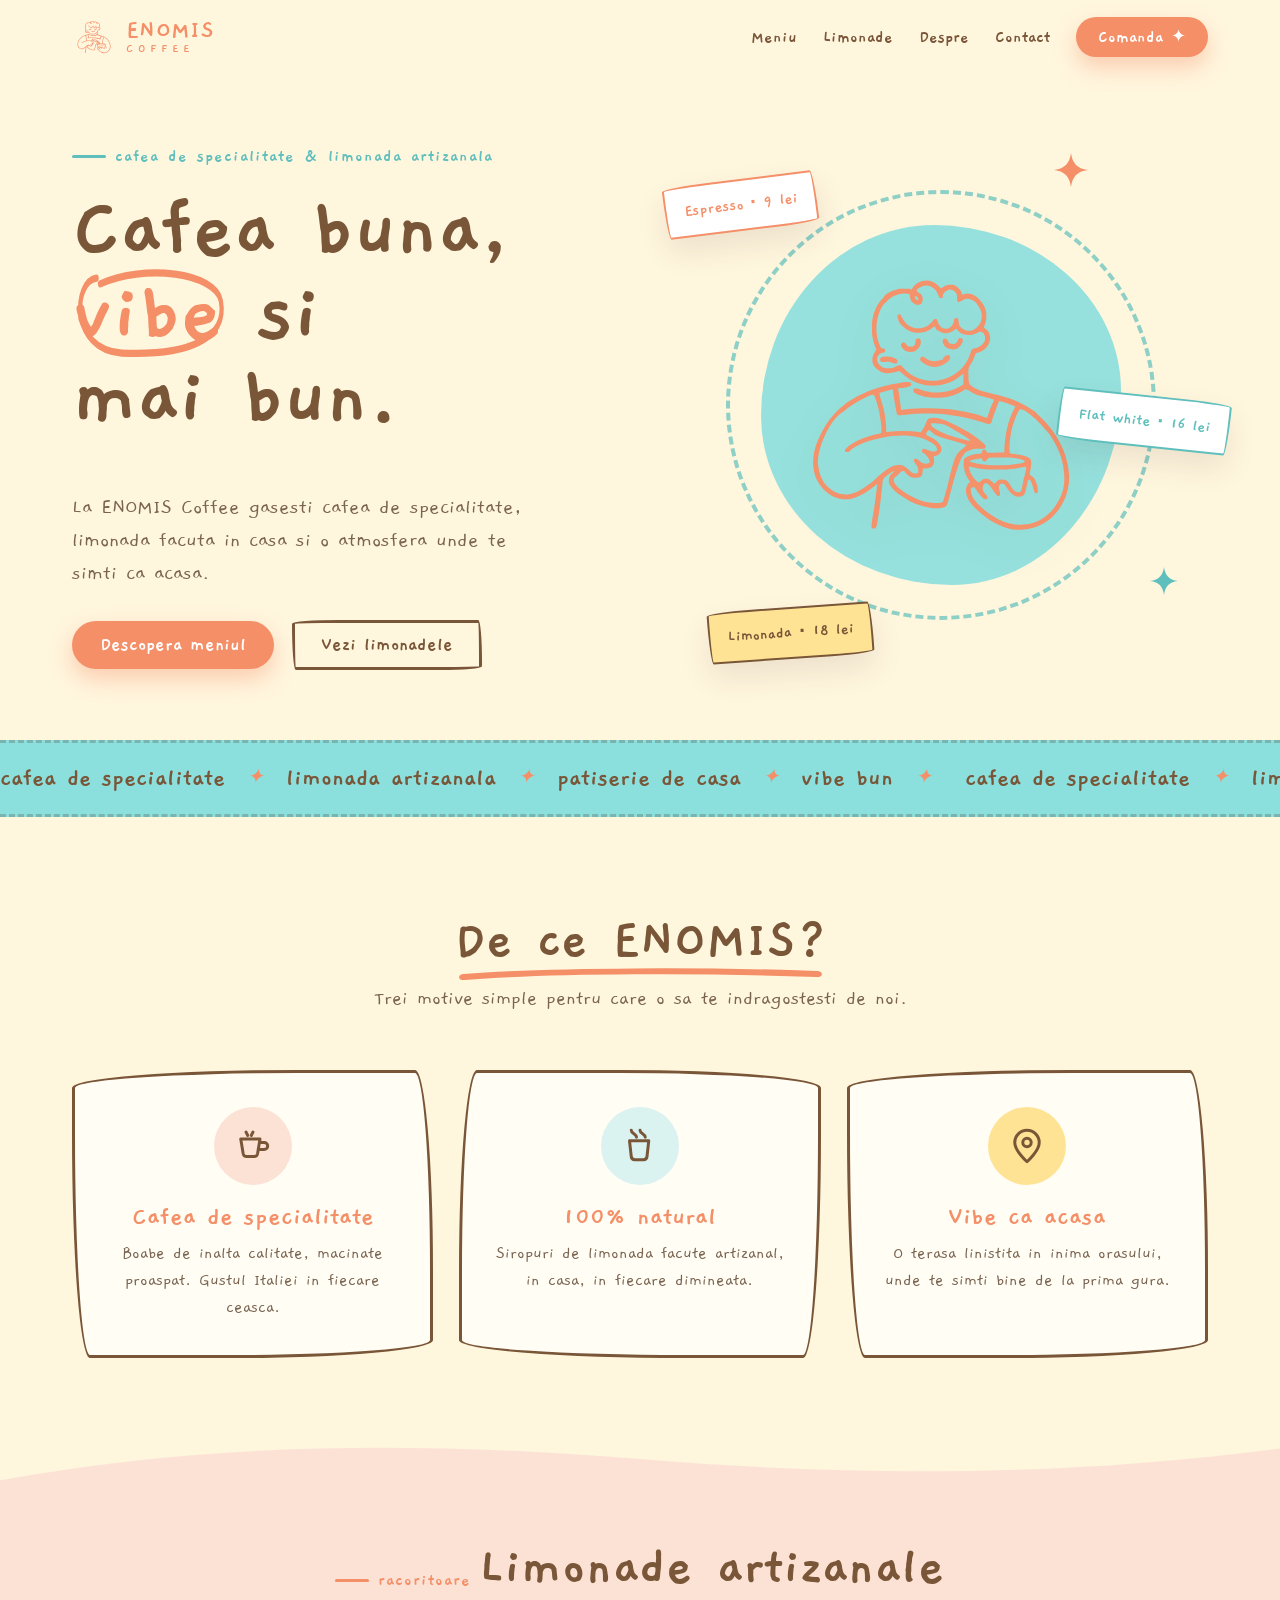
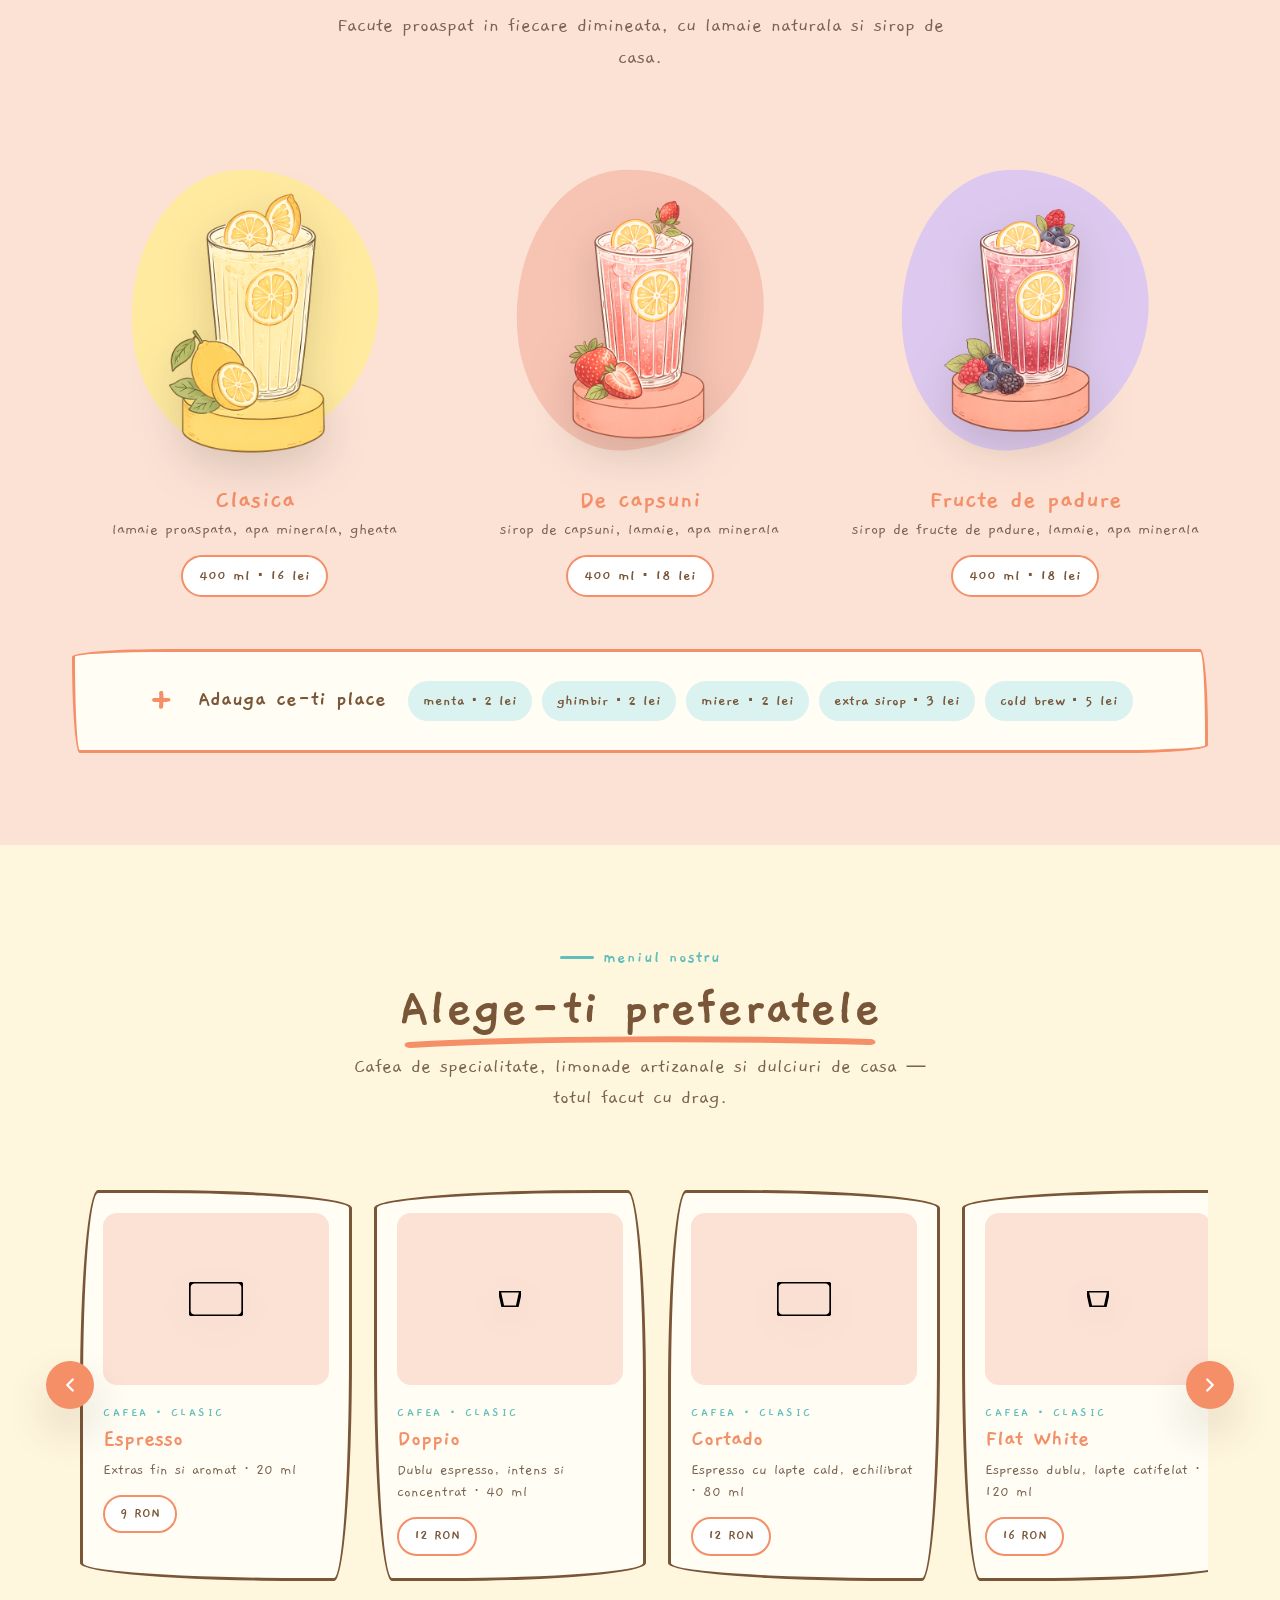
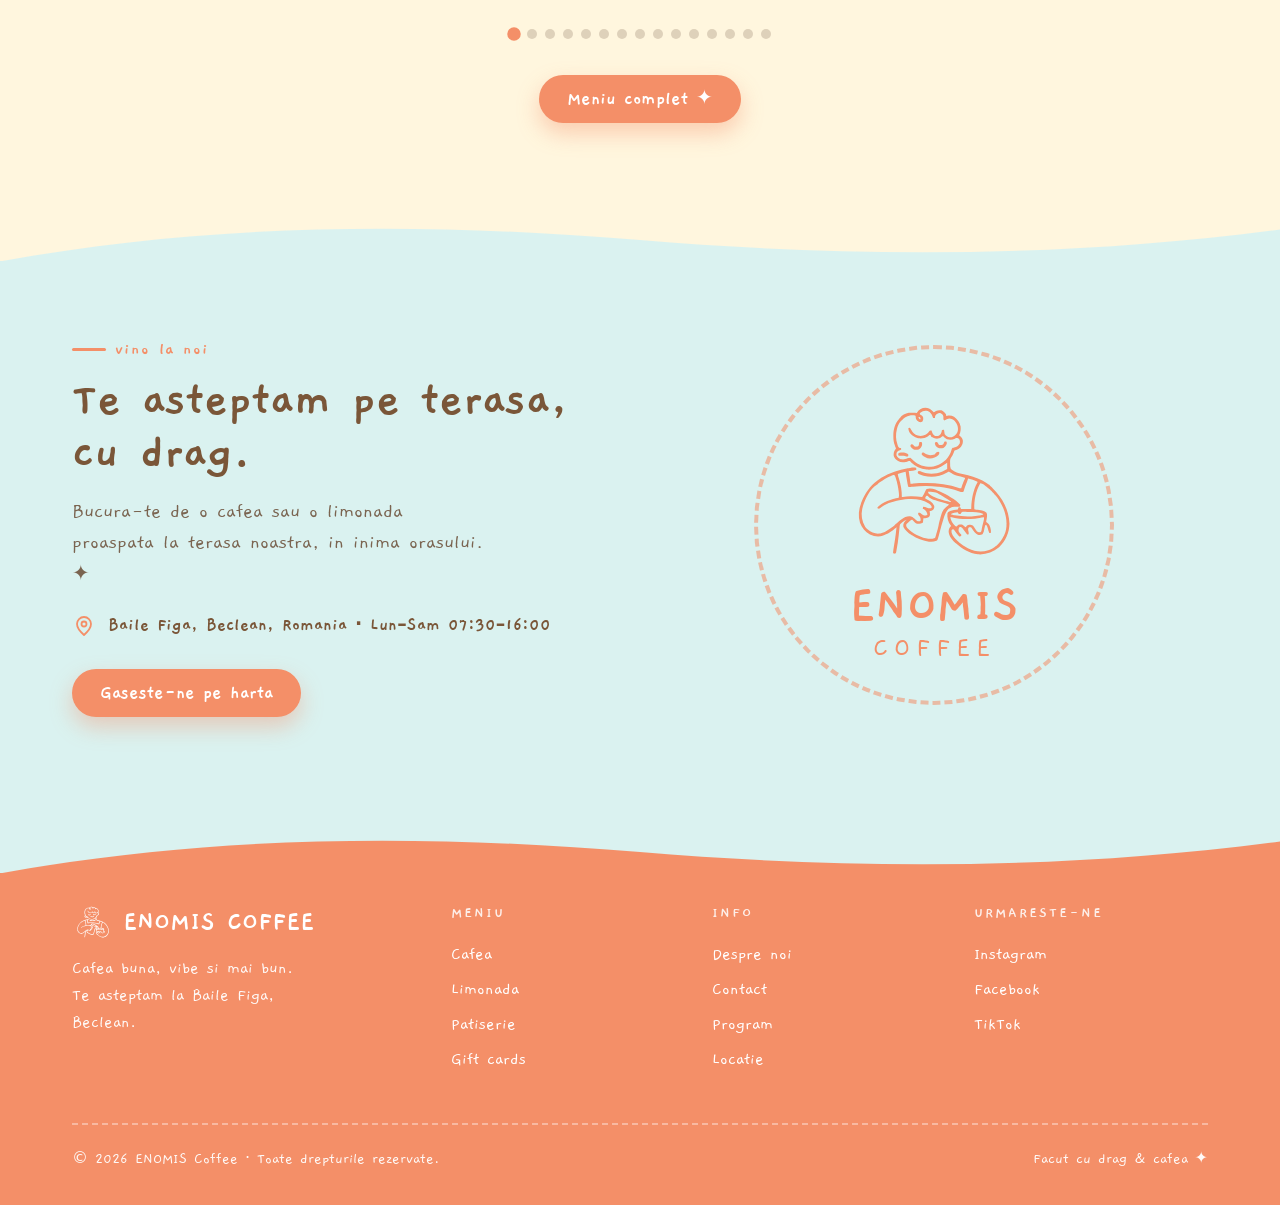
<file: index.html>
<!doctype html>
<html lang="ro">
<head>
<meta charset="utf-8">
<meta name="viewport" content="width=device-width, initial-scale=1">
<title>ENOMIS Coffee · Cafea buna, vibe si mai bun</title>
<link rel="stylesheet" href="ENOMIS Website.css">
</head>
<body>
<template id="__bundler_thumbnail" data-bg-color="#FFF6DE">
  <svg viewBox="0 0 1200 800" xmlns="http://www.w3.org/2000/svg">
    <rect width="1200" height="800" fill="#FFF6DE"/>
    <circle cx="600" cy="360" r="220" fill="#8BDFDD"/>
    <path d="M470 300h220l-26 150a40 40 0 0 1-40 34h-88a40 40 0 0 1-40-34Z" fill="#F48F68"/>
    <path d="M690 330h44a40 40 0 0 1 0 80h-30" fill="none" stroke="#F48F68" stroke-width="20" stroke-linecap="round"/>
    <text x="600" y="640" font-family="Gaegu, sans-serif" font-size="120" font-weight="700" fill="#F48F68" text-anchor="middle">ENOMIS</text>
    <text x="600" y="710" font-family="Gaegu, sans-serif" font-size="48" letter-spacing="14" fill="#F48F68" text-anchor="middle">COFFEE</text>
  </svg>
</template>

<!-- NAV -->
<header class="nav" id="nav" data-screen-label="navbar">
  <div class="wrap nav-in">
    <a class="brand" href="#top"><img src="assets/logobunsvg.svg" alt=""><span class="brand-words">ENOMIS<small>COFFEE</small></span></a>
    <nav class="nav-links">
      <a href="meniu.html">Meniu</a>
      <a href="#limonade">Limonade</a>
      <a href="#despre">Despre</a>
      <a href="#contact">Contact</a>
      <a href="#contact" class="btn btn-primary" style="padding:11px 22px;font-size:18px">Comanda ✦</a>
    </nav>
  </div>
</header>

<!-- HERO -->
<section class="hero" id="top" data-screen-label="hero">
  <div class="wrap hero-grid">
    <div class="hero-copy">
      <span class="eyebrow reveal"><span class="ln"></span>cafea de specialitate &amp; limonada artizanala</span>
      <h1 class="reveal">Cafea buna,<br><span class="hl">vibe<svg viewBox="0 0 200 80" preserveAspectRatio="none"><path d="M40 14 C12 16 8 64 70 66 C150 68 196 56 188 30 C182 10 96 4 44 18"/></svg></span> si<br>mai bun.</h1>
      <svg class="squig reveal" viewBox="0 0 320 16" preserveAspectRatio="none" style="width:300px;margin-top:8px"><path d="M6 11 C70 3 150 3 200 8 C250 13 300 6 314 5"/></svg>
      <p class="lead reveal">La ENOMIS Coffee gasesti cafea de specialitate, limonada facuta in casa si o atmosfera unde te simti ca acasa.</p>
      <div class="hero-cta reveal">
        <a href="#meniu" class="btn btn-primary">Descopera meniul</a>
        <a href="#limonade" class="btn btn-ghost">Vezi limonadele</a>
      </div>
    </div>

    <div class="hero-art reveal pop">
      <svg class="spk" style="top:8px;right:120px;width:34px" viewBox="0 0 24 24" fill="currentColor"><path d="M12 0c1 7 4 11 12 12-8 1-11 5-12 12-1-7-4-11-12-12 8-1 11-5 12-12Z"/></svg>
      <svg class="spk y" style="top:60px;left:18px;width:24px;animation-delay:.8s" viewBox="0 0 24 24" fill="currentColor"><path d="M12 0c1 7 4 11 12 12-8 1-11 5-12 12-1-7-4-11-12-12 8-1 11-5 12-12Z"/></svg>
      <svg class="spk t" style="bottom:70px;right:30px;width:28px;animation-delay:1.4s" viewBox="0 0 24 24" fill="currentColor"><path d="M12 0c1 7 4 11 12 12-8 1-11 5-12 12-1-7-4-11-12-12 8-1 11-5 12-12Z"/></svg>
      <div class="ring"></div>
      <div class="swatch"></div>
      <img class="mascot" src="assets/logobunsvg.svg" alt="Barista ENOMIS">
      <div class="sticker s1">Espresso · 9 lei</div>
      <div class="sticker s2">Flat white · 16 lei</div>
      <div class="sticker s3">Limonada · 18 lei</div>
    </div>
  </div>
</section>

<!-- MARQUEE -->
<div class="marquee" aria-hidden="true">
  <div class="mq-track" id="mq">
    <span>cafea de specialitate <i class="s">✦</i> limonada artizanala <i class="s">✦</i> patiserie de casa <i class="s">✦</i> vibe bun <i class="s">✦</i>&nbsp;</span>
    <span>cafea de specialitate <i class="s">✦</i> limonada artizanala <i class="s">✦</i> patiserie de casa <i class="s">✦</i> vibe bun <i class="s">✦</i>&nbsp;</span>
  </div>
</div>

<!-- WHY -->
<section class="why" id="despre" data-screen-label="why">
  <div class="wrap">
    <div class="sec-head">
      <h2 class="reveal">De ce ENOMIS?
        <svg class="squig" viewBox="0 0 220 16" preserveAspectRatio="none" style="position:absolute;left:0;bottom:-14px;width:100%"><path d="M6 10 C60 3 150 3 214 7"/></svg>
      </h2>
      <p class="reveal">Trei motive simple pentru care o sa te indragostesti de noi.</p>
    </div>
    <div class="vals">
      <div class="vcard reveal pop">
        <div class="ic"><svg viewBox="0 0 24 24" fill="none" stroke="currentColor" stroke-width="1.7" stroke-linecap="round" stroke-linejoin="round"><path d="M5 8h11l-1.4 8.4a2 2 0 0 1-2 1.6H8.4a2 2 0 0 1-2-1.6L5 8Z"/><path d="M16 10h2.4a2 2 0 0 1 0 4H15.4"/><path d="M8 4l1 2M12 4l-1 2"/></svg></div>
        <h3>Cafea de specialitate</h3>
        <p>Boabe de inalta calitate, macinate proaspat. Gustul Italiei in fiecare ceasca.</p>
      </div>
      <div class="vcard reveal pop">
        <div class="ic"><svg viewBox="0 0 24 24" fill="none" stroke="currentColor" stroke-width="1.7" stroke-linecap="round" stroke-linejoin="round"><path d="M7 3c0 2 3 2 3 4M12 3c0 2 3 2 3 4"/><path d="M6 9h11l-1 9a2 2 0 0 1-2 1.8H9A2 2 0 0 1 7 18L6 9Z"/></svg></div>
        <h3>100% natural</h3>
        <p>Siropuri de limonada facute artizanal, in casa, in fiecare dimineata.</p>
      </div>
      <div class="vcard reveal pop">
        <div class="ic"><svg viewBox="0 0 24 24" fill="none" stroke="currentColor" stroke-width="1.7" stroke-linecap="round" stroke-linejoin="round"><path d="M12 21s-7-6.2-7-11a7 7 0 0 1 14 0c0 4.8-7 11-7 11Z"/><circle cx="12" cy="10" r="2.4"/></svg></div>
        <h3>Vibe ca acasa</h3>
        <p>O terasa linistita in inima orasului, unde te simti bine de la prima gura.</p>
      </div>
    </div>
  </div>
</section>

<!-- LEMONADE -->
<section class="lemo" id="limonade" data-screen-label="lemonade">
  <svg class="wave-top" viewBox="0 0 1440 50" preserveAspectRatio="none" fill="currentColor"><path d="M0 50 C240 6 480 6 720 26 C960 46 1200 46 1440 14 L1440 0 L0 0 Z"/></svg>
  <div class="wrap">
    <div class="sec-head">
      <span class="eyebrow reveal" style="color:var(--orange)"><span class="ln" style="background:var(--orange)"></span>racoritoare</span>
      <h2 class="reveal" style="margin-top:10px">Limonade artizanale</h2>
      <p class="reveal">Facute proaspat in fiecare dimineata, cu lamaie naturala si sirop de casa.</p>
    </div>
    <div class="lemo-grid">
      <div class="glass reveal pop">
        <div class="blobby"></div>
        <img src="assets/lemonade-clasica.png" alt="Limonada clasica">
        <h3>Clasica</h3><p>lamaie proaspata, apa minerala, gheata</p>
        <span class="price">400 ml · 16 lei</span>
      </div>
      <div class="glass reveal pop">
        <div class="blobby"></div>
        <img src="assets/lemonade-capsuni.png" alt="Limonada de capsuni">
        <h3>De capsuni</h3><p>sirop de capsuni, lamaie, apa minerala</p>
        <span class="price">400 ml · 18 lei</span>
      </div>
      <div class="glass reveal pop">
        <div class="blobby"></div>
        <img src="assets/lemonade-fructe.png" alt="Limonada cu fructe de padure">
        <h3>Fructe de padure</h3><p>sirop de fructe de padure, lamaie, apa minerala</p>
        <span class="price">400 ml · 18 lei</span>
      </div>
    </div>
    <div class="addbar reveal">
      <span class="pl">+</span>
      <span class="at">Adauga ce-ti place</span>
      <div class="opts">
        <span class="opt">menta · 2 lei</span>
        <span class="opt">ghimbir · 2 lei</span>
        <span class="opt">miere · 2 lei</span>
        <span class="opt">extra sirop · 3 lei</span>
        <span class="opt">cold brew · 5 lei</span>
      </div>
    </div>
    <!-- <div class="lemo-menu reveal pop">
      <a href="#meniu"><img src="assets/reclamalimonada.png" alt="Meniu complet limonade ENOMIS"></a>
    </div> -->
  </div>
</section>

<!-- CAROUSEL -->
<section class="carousel-sec" id="meniu" data-screen-label="carousel">
  <div class="wrap">
    <div class="sec-head">
      <span class="eyebrow reveal"><span class="ln"></span>meniul nostru</span>
      <h2 class="reveal" style="margin-top:10px">Alege-ti preferatele
        <svg class="squig" viewBox="0 0 260 16" preserveAspectRatio="none" style="position:absolute;left:0;bottom:-14px;width:100%"><path d="M6 10 C70 3 180 3 254 7"/></svg>
      </h2>
      <p class="reveal">Cafea de specialitate, limonade artizanale si dulciuri de casa — totul facut cu drag.</p>
    </div>
    <div class="car-wrap reveal">
      <button class="car-btn car-prev" aria-label="Inapoi">
        <svg viewBox="0 0 24 24" fill="none" stroke="currentColor" stroke-width="2.5" stroke-linecap="round" stroke-linejoin="round"><path d="M15 18l-6-6 6-6"/></svg>
      </button>
      <div class="car-track">
        <div class="car-card">
          <div class="car-img cat-cafea"><img src="assets/icon-machine.svg" alt="Espresso"></div>
          <span class="car-cat">Cafea · Clasic</span>
          <h3>Espresso</h3>
          <p>Extras fin si aromat · 20 ml</p>
          <span class="car-price">9 RON</span>
        </div>
        <div class="car-card">
          <div class="car-img cat-cafea"><img src="assets/icon-moka.svg" alt="Doppio"></div>
          <span class="car-cat">Cafea · Clasic</span>
          <h3>Doppio</h3>
          <p>Dublu espresso, intens si concentrat · 40 ml</p>
          <span class="car-price">12 RON</span>
        </div>
        <div class="car-card">
          <div class="car-img cat-cafea"><img src="assets/icon-machine.svg" alt="Cortado"></div>
          <span class="car-cat">Cafea · Clasic</span>
          <h3>Cortado</h3>
          <p>Espresso cu lapte cald, echilibrat · 80 ml</p>
          <span class="car-price">12 RON</span>
        </div>
        <div class="car-card">
          <div class="car-img cat-cafea"><img src="assets/icon-moka.svg" alt="Flat White"></div>
          <span class="car-cat">Cafea · Clasic</span>
          <h3>Flat White</h3>
          <p>Espresso dublu, lapte catifelat · 120 ml</p>
          <span class="car-price">16 RON</span>
        </div>
        <div class="car-card">
          <div class="car-img cat-cafea"><img src="assets/icon-machine.svg" alt="Cappuccino"></div>
          <span class="car-cat">Cafea · Clasic</span>
          <h3>Cappuccino</h3>
          <p>Espresso, lapte spumat fin · 120 ml</p>
          <span class="car-price">14 RON</span>
        </div>
        <div class="car-card">
          <div class="car-img cat-cafea"><img src="assets/icon-moka.svg" alt="Latte"></div>
          <span class="car-cat">Cafea · Clasic</span>
          <h3>Latte</h3>
          <p>Espresso, mult lapte cald · 250 ml</p>
          <span class="car-price">15 RON</span>
        </div>
        <div class="car-card">
          <div class="car-img cat-cafea"><img src="assets/icon-machine.svg" alt="V60"></div>
          <span class="car-cat">Cafea · Specialty ✦</span>
          <h3>V60</h3>
          <p>Pour over lent, nuante complexe · 250 ml</p>
          <span class="car-price">30 RON</span>
        </div>
        <div class="car-card">
          <div class="car-img cat-cafea"><img src="assets/icon-moka.svg" alt="Cold Brew"></div>
          <span class="car-cat">Cafea · Specialty ✦</span>
          <h3>Cold Brew</h3>
          <p>Extras la rece 12h, fin si racoritor · 250 ml</p>
          <span class="car-price">18 RON</span>
        </div>
        <div class="car-card">
          <div class="car-img cat-cafea"><img src="assets/icon-machine.svg" alt="Tonic Espresso"></div>
          <span class="car-cat">Cafea · Specialty ✦</span>
          <h3>Tonic Esp</h3>
          <p>Espresso pe tonic water, efervescent · 250 ml</p>
          <span class="car-price">18 RON</span>
        </div>
        <div class="car-card">
          <div class="car-img cat-cafea"><img src="assets/icon-moka.svg" alt="Iced Latte"></div>
          <span class="car-cat">Cafea · Specialty ✦</span>
          <h3>Iced Latte</h3>
          <p>Espresso racit, lapte si gheata · 250 ml</p>
          <span class="car-price">17 RON</span>
        </div>
        <div class="car-card">
          <div class="car-img cat-limonade"><img src="assets/lemonade-clasica.png" alt="Limonada clasica"></div>
          <span class="car-cat">Limonade</span>
          <h3>Clasica</h3>
          <p>lamaie proaspata, apa minerala, gheata</p>
          <span class="car-price">400 ml · 16 lei</span>
        </div>
        <div class="car-card">
          <div class="car-img cat-limonade"><img src="assets/lemonade-soc.png" alt="Limonada cu soc"></div>
          <span class="car-cat">Limonade</span>
          <h3>Cu Soc</h3>
          <p>sirop artizanal de soc, lamaie, apa minerala</p>
          <span class="car-price">400 ml · 18 lei</span>
        </div>
        <div class="car-card">
          <div class="car-img cat-limonade"><img src="assets/lemonade-capsuni.png" alt="Limonada cu capsuni"></div>
          <span class="car-cat">Limonade</span>
          <h3>Cu Capsuni</h3>
          <p>sirop de capsuni, lamaie, apa minerala</p>
          <span class="car-price">400 ml · 18 lei</span>
        </div>
        <div class="car-card">
          <div class="car-img cat-limonade"><img src="assets/lemonade-fructe.png" alt="Limonada fructe de padure"></div>
          <span class="car-cat">Limonade</span>
          <h3>Fructe de Padure</h3>
          <p>sirop de fructe de padure, lamaie, apa minerala</p>
          <span class="car-price">400 ml · 18 lei</span>
        </div>
        <div class="car-card">
          <div class="car-img cat-limonade"><img src="assets/lemonade-capsuna.png" alt="Limonada capsuna"></div>
          <span class="car-cat">Limonade</span>
          <h3>Cu Capsuna</h3>
          <p>sirop de capsuna, lamaie, apa minerala</p>
          <span class="car-price">400 ml · 18 lei</span>
        </div>
      </div>
      <button class="car-btn car-next" aria-label="Inainte">
        <svg viewBox="0 0 24 24" fill="none" stroke="currentColor" stroke-width="2.5" stroke-linecap="round" stroke-linejoin="round"><path d="M9 18l6-6-6-6"/></svg>
      </button>
    </div>
    <div class="car-dots"></div>
    <div class="reveal" style="text-align:center">
      <a href="meniu.html" class="btn btn-primary">Meniu complet ✦</a>
    </div>
  </div>
</section>

<!-- VISIT -->
<section class="visit" id="contact" data-screen-label="visit">
  <svg class="wave-top" viewBox="0 0 1440 50" preserveAspectRatio="none" fill="currentColor"><path d="M0 50 C240 6 480 6 720 26 C960 46 1200 46 1440 14 L1440 0 L0 0 Z"/></svg>
  <div class="wrap visit-grid">
    <div class="visit-copy">
      <span class="eyebrow reveal" style="color:var(--orange)"><span class="ln" style="background:var(--orange)"></span>vino la noi</span>
      <h2 class="reveal" style="margin-top:10px">Te asteptam pe terasa, cu drag.</h2>
      <p class="reveal">Bucura-te de o cafea sau o limonada proaspata la terasa noastra, in inima orasului. ✦</p>
      <div class="visit-meta reveal">
        <svg viewBox="0 0 24 24" fill="none" stroke="currentColor" stroke-width="1.8" stroke-linecap="round" stroke-linejoin="round"><path d="M12 21s-7-6.2-7-11a7 7 0 0 1 14 0c0 4.8-7 11-7 11Z"/><circle cx="12" cy="10" r="2.5"/></svg>
        <span>Baile Figa, Beclean, Romania · Lun–Sam 07:30–16:00</span>
      </div>
      <a href="https://maps.app.goo.gl/Jg4JQYUhX62emjct9" target="_blank" class="btn btn-primary reveal">Gaseste-ne pe harta</a>
    </div>
    <div class="lockup reveal pop">
      <div class="ring2"></div>
      <img src="assets/logobunsvg.svg" alt="ENOMIS Coffee">
      <div class="lt">ENOMIS</div>
      <div class="ls">COFFEE</div>
    </div>
  </div>
</section>

<!-- FOOTER -->
<footer data-screen-label="footer">
  <svg class="wave-top" viewBox="0 0 1440 50" preserveAspectRatio="none" fill="currentColor"><path d="M0 50 C240 6 480 6 720 26 C960 46 1200 46 1440 14 L1440 0 L0 0 Z"/></svg>
  <div class="wrap">
    <div class="foot-grid">
      <div class="fbrand">
        <div class="fl"><img src="assets/logobunsvg.svg" alt="">ENOMIS COFFEE</div>
        <p>Cafea buna, vibe si mai bun. Te asteptam la Baile Figa, Beclean.</p>
      </div>
      <div class="fcol"><h4>Meniu</h4><a href="meniu.html">Cafea</a><a href="meniu.html">Limonada</a><a href="meniu.html">Patiserie</a><a href="#">Gift cards</a></div>
      <div class="fcol"><h4>Info</h4><a href="#">Despre noi</a><a href="#">Contact</a><a href="#">Program</a><a href="#">Locatie</a></div>
      <div class="fcol"><h4>Urmareste-ne</h4><a href="#">Instagram</a><a href="#">Facebook</a><a href="#">TikTok</a></div>
    </div>
    <div class="foot-bot">
      <span>© 2026 ENOMIS Coffee · Toate drepturile rezervate.</span>
      <span>Facut cu drag &amp; cafea ✦</span>
    </div>
  </div>
</footer>

<button class="totop" id="totop" aria-label="Sus"><svg viewBox="0 0 24 24" fill="none" stroke="currentColor" stroke-width="2.4" stroke-linecap="round" stroke-linejoin="round"><path d="M12 19V5M5 12l7-7 7 7"/></svg></button>

<script src="enomis-site.js"></script>
</body>
</html>
</file>
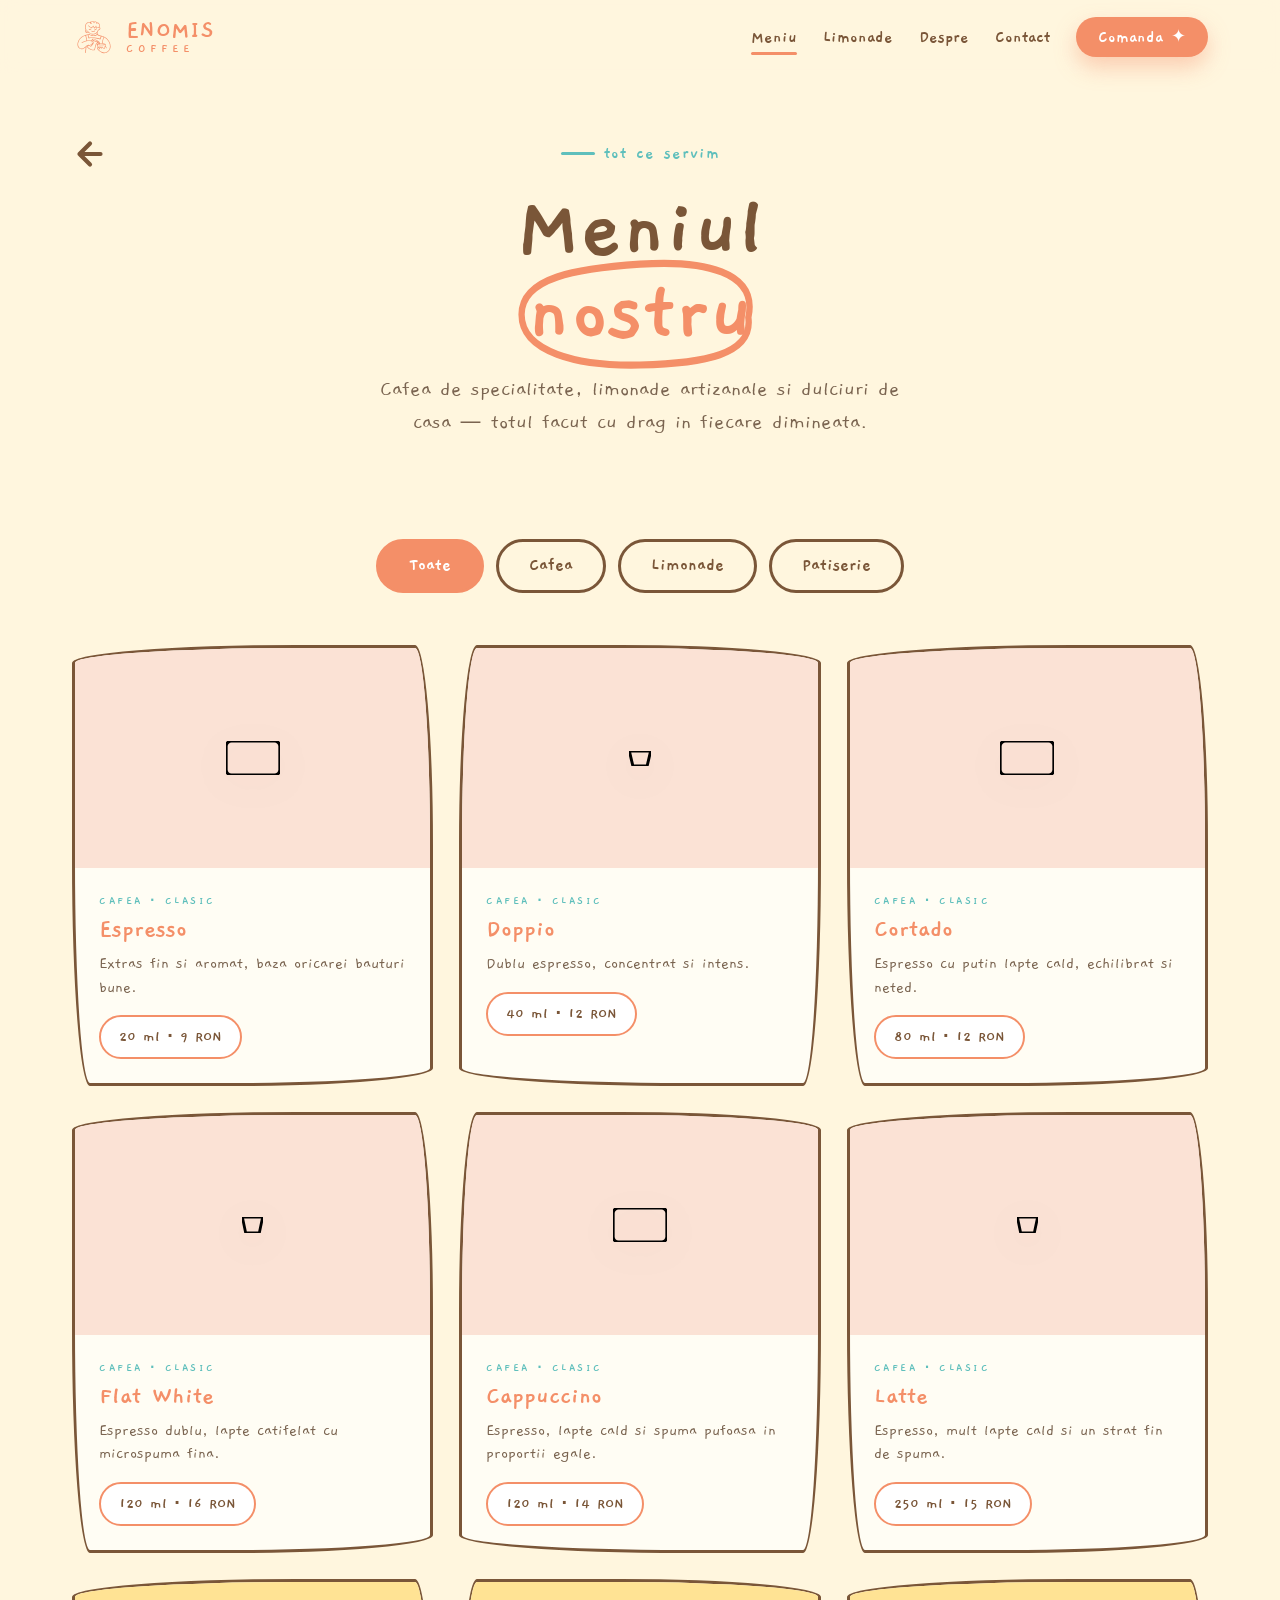
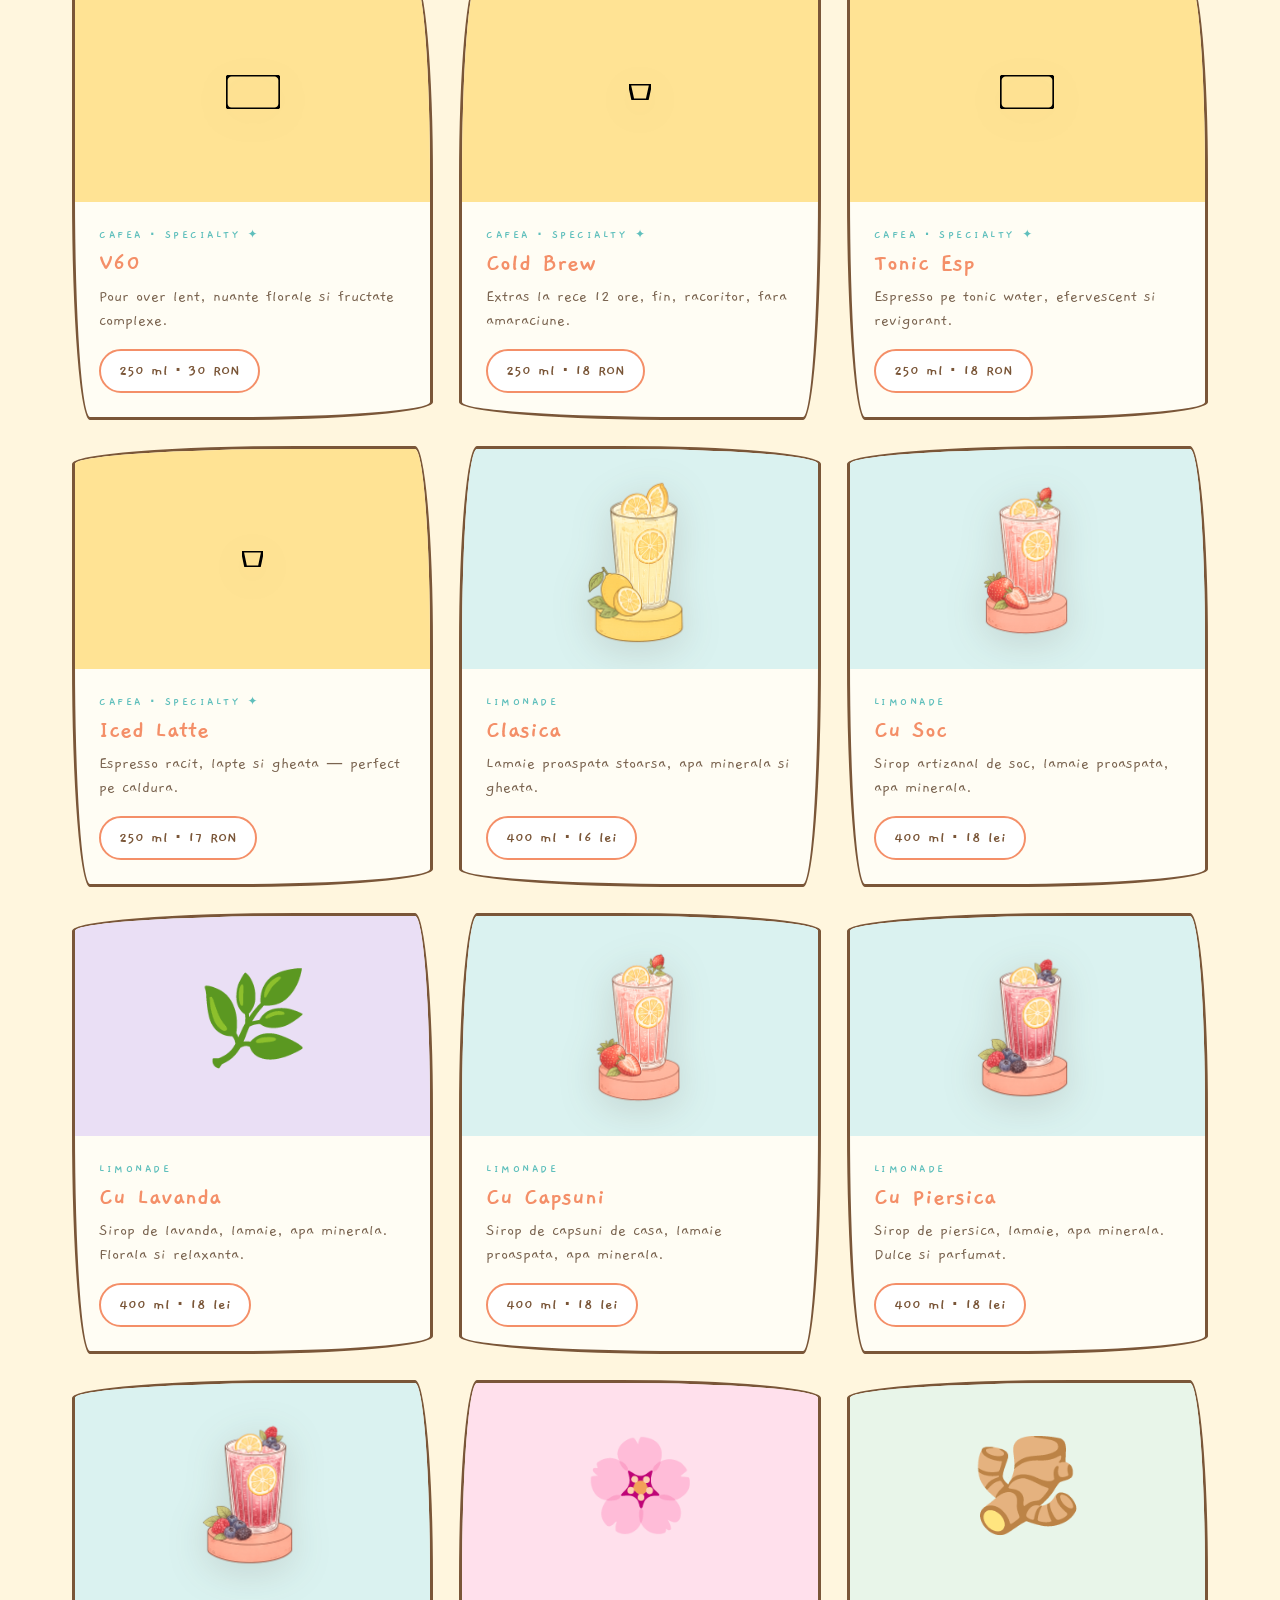
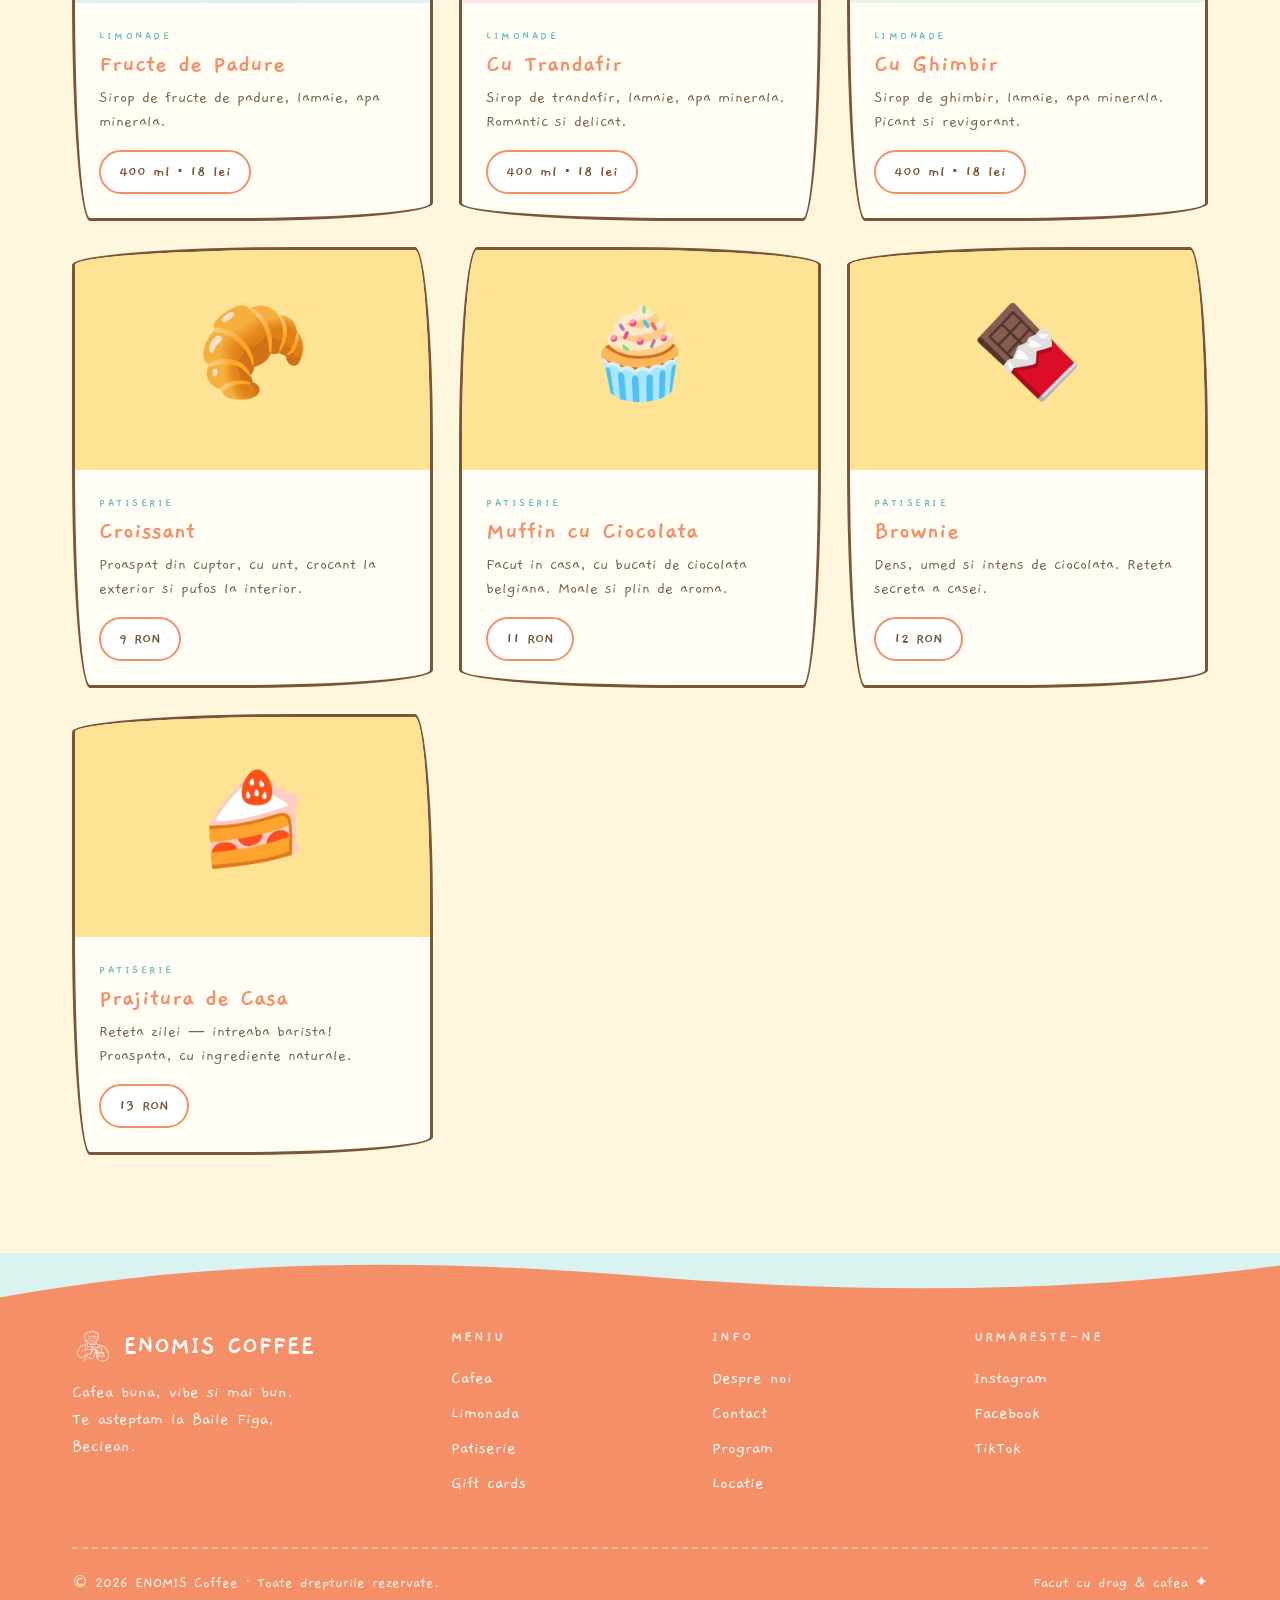
<file: meniu.html>
<!doctype html>
<html lang="ro">
<head>
<meta charset="utf-8">
<meta name="viewport" content="width=device-width, initial-scale=1">
<title>Meniu · ENOMIS Coffee</title>
<link rel="stylesheet" href="ENOMIS Website.css">
</head>
<body>

<!-- NAV -->
<header class="nav" id="nav">
  <div class="wrap nav-in">
    <a class="brand" href="index.html"><img src="assets/logobunsvg.svg" alt=""><span class="brand-words">ENOMIS<small>COFFEE</small></span></a>
    <nav class="nav-links">
      <a href="meniu.html" class="nav-active">Meniu</a>
      <a href="index.html#limonade">Limonade</a>
      <a href="index.html#despre">Despre</a>
      <a href="index.html#contact">Contact</a>
      <a href="index.html#contact" class="btn btn-primary" style="padding:11px 22px;font-size:18px">Comanda ✦</a>
    </nav>
  </div>
</header>

<!-- HERO -->
<section class="menu-pg-hero">
  <div class="wrap">
    <div class="hero-top reveal">
      <a href="index.html" class="back-link" aria-label="Inapoi acasa">
        <svg viewBox="0 0 24 24" fill="none" stroke="currentColor" stroke-width="2.8" stroke-linecap="round" stroke-linejoin="round"><path d="M19 12H5M12 5l-7 7 7 7"/></svg>
      </a>
      <span class="eyebrow"><span class="ln"></span>tot ce servim</span>
    </div>
    <h1 class="reveal">Meniul<br><span class="hl">nostru<svg viewBox="0 0 200 80" preserveAspectRatio="none"><path d="M186,42 C194,10 150,2 100,5 C50,8 6,14 6,40 C6,66 50,76 100,75 C150,74 190,68 186,42"/></svg></span></h1>
    <p class="reveal">Cafea de specialitate, limonade artizanale si dulciuri de casa — totul facut cu drag in fiecare dimineata.</p>
  </div>
</section>

<!-- TABS -->
<div class="menu-tabs-wrap">
  <button class="tab-btn active" data-cat="all">Toate</button>
  <button class="tab-btn" data-cat="cafea">Cafea</button>
  <button class="tab-btn" data-cat="limonade">Limonade</button>
  <button class="tab-btn" data-cat="patiserie">Patiserie</button>
</div>

<!-- GALLERY -->
<section class="menu-gallery-sec">
  <div class="wrap">
    <div class="mgrid">

      <!-- ── CAFEA CLASIC ── -->
      <div class="mcard reveal pop" data-cat="cafea">
        <div class="mcard-img cat-cafea"><img src="assets/icon-machine.svg" alt="Espresso"></div>
        <div class="mcard-body">
          <span class="mcard-cat">Cafea · Clasic</span>
          <h3>Espresso</h3>
          <p>Extras fin si aromat, baza oricarei bauturi bune.</p>
          <span class="mcard-price">20 ml · 9 RON</span>
        </div>
      </div>

      <div class="mcard reveal pop" data-cat="cafea">
        <div class="mcard-img cat-cafea"><img src="assets/icon-moka.svg" alt="Doppio"></div>
        <div class="mcard-body">
          <span class="mcard-cat">Cafea · Clasic</span>
          <h3>Doppio</h3>
          <p>Dublu espresso, concentrat si intens.</p>
          <span class="mcard-price">40 ml · 12 RON</span>
        </div>
      </div>

      <div class="mcard reveal pop" data-cat="cafea">
        <div class="mcard-img cat-cafea"><img src="assets/icon-machine.svg" alt="Cortado"></div>
        <div class="mcard-body">
          <span class="mcard-cat">Cafea · Clasic</span>
          <h3>Cortado</h3>
          <p>Espresso cu putin lapte cald, echilibrat si neted.</p>
          <span class="mcard-price">80 ml · 12 RON</span>
        </div>
      </div>

      <div class="mcard reveal pop" data-cat="cafea">
        <div class="mcard-img cat-cafea"><img src="assets/icon-moka.svg" alt="Flat White"></div>
        <div class="mcard-body">
          <span class="mcard-cat">Cafea · Clasic</span>
          <h3>Flat White</h3>
          <p>Espresso dublu, lapte catifelat cu microspuma fina.</p>
          <span class="mcard-price">120 ml · 16 RON</span>
        </div>
      </div>

      <div class="mcard reveal pop" data-cat="cafea">
        <div class="mcard-img cat-cafea"><img src="assets/icon-machine.svg" alt="Cappuccino"></div>
        <div class="mcard-body">
          <span class="mcard-cat">Cafea · Clasic</span>
          <h3>Cappuccino</h3>
          <p>Espresso, lapte cald si spuma pufoasa in proportii egale.</p>
          <span class="mcard-price">120 ml · 14 RON</span>
        </div>
      </div>

      <div class="mcard reveal pop" data-cat="cafea">
        <div class="mcard-img cat-cafea"><img src="assets/icon-moka.svg" alt="Latte"></div>
        <div class="mcard-body">
          <span class="mcard-cat">Cafea · Clasic</span>
          <h3>Latte</h3>
          <p>Espresso, mult lapte cald si un strat fin de spuma.</p>
          <span class="mcard-price">250 ml · 15 RON</span>
        </div>
      </div>

      <!-- ── CAFEA SPECIALTY ── -->
      <div class="mcard reveal pop" data-cat="cafea">
        <div class="mcard-img cat-cafea" style="background:var(--yellow)"><img src="assets/icon-machine.svg" alt="V60"></div>
        <div class="mcard-body">
          <span class="mcard-cat">Cafea · Specialty ✦</span>
          <h3>V60</h3>
          <p>Pour over lent, nuante florale si fructate complexe.</p>
          <span class="mcard-price">250 ml · 30 RON</span>
        </div>
      </div>

      <div class="mcard reveal pop" data-cat="cafea">
        <div class="mcard-img cat-cafea" style="background:var(--yellow)"><img src="assets/icon-moka.svg" alt="Cold Brew"></div>
        <div class="mcard-body">
          <span class="mcard-cat">Cafea · Specialty ✦</span>
          <h3>Cold Brew</h3>
          <p>Extras la rece 12 ore, fin, racoritor, fara amaraciune.</p>
          <span class="mcard-price">250 ml · 18 RON</span>
        </div>
      </div>

      <div class="mcard reveal pop" data-cat="cafea">
        <div class="mcard-img cat-cafea" style="background:var(--yellow)"><img src="assets/icon-machine.svg" alt="Tonic Espresso"></div>
        <div class="mcard-body">
          <span class="mcard-cat">Cafea · Specialty ✦</span>
          <h3>Tonic Esp</h3>
          <p>Espresso pe tonic water, efervescent si revigorant.</p>
          <span class="mcard-price">250 ml · 18 RON</span>
        </div>
      </div>

      <div class="mcard reveal pop" data-cat="cafea">
        <div class="mcard-img cat-cafea" style="background:var(--yellow)"><img src="assets/icon-moka.svg" alt="Iced Latte"></div>
        <div class="mcard-body">
          <span class="mcard-cat">Cafea · Specialty ✦</span>
          <h3>Iced Latte</h3>
          <p>Espresso racit, lapte si gheata — perfect pe caldura.</p>
          <span class="mcard-price">250 ml · 17 RON</span>
        </div>
      </div>

      <!-- ── LIMONADE ── -->
      <div class="mcard reveal pop" data-cat="limonade">
        <div class="mcard-img cat-limonade"><img src="assets/lemonade-clasica.png" alt="Limonada clasica"></div>
        <div class="mcard-body">
          <span class="mcard-cat">Limonade</span>
          <h3>Clasica</h3>
          <p>Lamaie proaspata stoarsa, apa minerala si gheata.</p>
          <span class="mcard-price">400 ml · 16 lei</span>
        </div>
      </div>

      <div class="mcard reveal pop" data-cat="limonade">
        <div class="mcard-img cat-limonade"><img src="assets/lemonade-soc.png" alt="Limonada cu soc"></div>
        <div class="mcard-body">
          <span class="mcard-cat">Limonade</span>
          <h3>Cu Soc</h3>
          <p>Sirop artizanal de soc, lamaie proaspata, apa minerala.</p>
          <span class="mcard-price">400 ml · 18 lei</span>
        </div>
      </div>

      <div class="mcard reveal pop" data-cat="limonade">
        <div class="mcard-img cat-limonade" style="background:var(--lilac)">🌿</div>
        <div class="mcard-body">
          <span class="mcard-cat">Limonade</span>
          <h3>Cu Lavanda</h3>
          <p>Sirop de lavanda, lamaie, apa minerala. Florala si relaxanta.</p>
          <span class="mcard-price">400 ml · 18 lei</span>
        </div>
      </div>

      <div class="mcard reveal pop" data-cat="limonade">
        <div class="mcard-img cat-limonade"><img src="assets/lemonade-capsuni.png" alt="Limonada cu capsuni"></div>
        <div class="mcard-body">
          <span class="mcard-cat">Limonade</span>
          <h3>Cu Capsuni</h3>
          <p>Sirop de capsuni de casa, lamaie proaspata, apa minerala.</p>
          <span class="mcard-price">400 ml · 18 lei</span>
        </div>
      </div>

      <div class="mcard reveal pop" data-cat="limonade">
        <div class="mcard-img cat-limonade"><img src="assets/lemonade-capsuna.png" alt="Limonada cu piersica"></div>
        <div class="mcard-body">
          <span class="mcard-cat">Limonade</span>
          <h3>Cu Piersica</h3>
          <p>Sirop de piersica, lamaie, apa minerala. Dulce si parfumat.</p>
          <span class="mcard-price">400 ml · 18 lei</span>
        </div>
      </div>

      <div class="mcard reveal pop" data-cat="limonade">
        <div class="mcard-img cat-limonade"><img src="assets/lemonade-fructe.png" alt="Limonada fructe de padure"></div>
        <div class="mcard-body">
          <span class="mcard-cat">Limonade</span>
          <h3>Fructe de Padure</h3>
          <p>Sirop de fructe de padure, lamaie, apa minerala.</p>
          <span class="mcard-price">400 ml · 18 lei</span>
        </div>
      </div>

      <div class="mcard reveal pop" data-cat="limonade">
        <div class="mcard-img cat-limonade" style="background:#FFE0EC">🌸</div>
        <div class="mcard-body">
          <span class="mcard-cat">Limonade</span>
          <h3>Cu Trandafir</h3>
          <p>Sirop de trandafir, lamaie, apa minerala. Romantic si delicat.</p>
          <span class="mcard-price">400 ml · 18 lei</span>
        </div>
      </div>

      <div class="mcard reveal pop" data-cat="limonade">
        <div class="mcard-img cat-limonade" style="background:#E8F5E9">🫚</div>
        <div class="mcard-body">
          <span class="mcard-cat">Limonade</span>
          <h3>Cu Ghimbir</h3>
          <p>Sirop de ghimbir, lamaie, apa minerala. Picant si revigorant.</p>
          <span class="mcard-price">400 ml · 18 lei</span>
        </div>
      </div>

      <!-- ── PATISERIE ── -->
      <div class="mcard reveal pop" data-cat="patiserie">
        <div class="mcard-img cat-patiserie">🥐</div>
        <div class="mcard-body">
          <span class="mcard-cat">Patiserie</span>
          <h3>Croissant</h3>
          <p>Proaspat din cuptor, cu unt, crocant la exterior si pufos la interior.</p>
          <span class="mcard-price">9 RON</span>
        </div>
      </div>

      <div class="mcard reveal pop" data-cat="patiserie">
        <div class="mcard-img cat-patiserie">🧁</div>
        <div class="mcard-body">
          <span class="mcard-cat">Patiserie</span>
          <h3>Muffin cu Ciocolata</h3>
          <p>Facut in casa, cu bucati de ciocolata belgiana. Moale si plin de aroma.</p>
          <span class="mcard-price">11 RON</span>
        </div>
      </div>

      <div class="mcard reveal pop" data-cat="patiserie">
        <div class="mcard-img cat-patiserie">🍫</div>
        <div class="mcard-body">
          <span class="mcard-cat">Patiserie</span>
          <h3>Brownie</h3>
          <p>Dens, umed si intens de ciocolata. Reteta secreta a casei.</p>
          <span class="mcard-price">12 RON</span>
        </div>
      </div>

      <div class="mcard reveal pop" data-cat="patiserie">
        <div class="mcard-img cat-patiserie">🍰</div>
        <div class="mcard-body">
          <span class="mcard-cat">Patiserie</span>
          <h3>Prajitura de Casa</h3>
          <p>Reteta zilei — intreaba barista! Proaspata, cu ingrediente naturale.</p>
          <span class="mcard-price">13 RON</span>
        </div>
      </div>

    </div>
  </div>
</section>

<!-- FOOTER -->
<footer>
  <svg class="wave-top" viewBox="0 0 1440 50" preserveAspectRatio="none" fill="currentColor"><path d="M0 50 C240 6 480 6 720 26 C960 46 1200 46 1440 14 L1440 0 L0 0 Z"/></svg>
  <div class="wrap">
    <div class="foot-grid">
      <div class="fbrand">
        <div class="fl"><img src="assets/logobunsvg.svg" alt="">ENOMIS COFFEE</div>
        <p>Cafea buna, vibe si mai bun. Te asteptam la Baile Figa, Beclean.</p>
      </div>
      <div class="fcol"><h4>Meniu</h4><a href="meniu.html">Cafea</a><a href="meniu.html">Limonada</a><a href="meniu.html">Patiserie</a><a href="#">Gift cards</a></div>
      <div class="fcol"><h4>Info</h4><a href="index.html#despre">Despre noi</a><a href="index.html#contact">Contact</a><a href="index.html#contact">Program</a><a href="index.html#contact">Locatie</a></div>
      <div class="fcol"><h4>Urmareste-ne</h4><a href="#">Instagram</a><a href="#">Facebook</a><a href="#">TikTok</a></div>
    </div>
    <div class="foot-bot">
      <span>© 2026 ENOMIS Coffee · Toate drepturile rezervate.</span>
      <span>Facut cu drag &amp; cafea ✦</span>
    </div>
  </div>
</footer>

<button class="totop" id="totop" aria-label="Sus"><svg viewBox="0 0 24 24" fill="none" stroke="currentColor" stroke-width="2.4" stroke-linecap="round" stroke-linejoin="round"><path d="M12 19V5M5 12l7-7 7 7"/></svg></button>

<script src="enomis-site.js"></script>
</body>
</html>
</file>
<file: ENOMIS Website.css>
@font-face{font-family:'Gaegu';src:url('fonts/Gaegu-Light.ttf') format('truetype');font-weight:300;font-style:normal;font-display:swap}
@font-face{font-family:'Gaegu';src:url('fonts/Gaegu-Regular.ttf') format('truetype');font-weight:400;font-style:normal;font-display:swap}
@font-face{font-family:'Gaegu';src:url('fonts/Gaegu-Bold.ttf') format('truetype');font-weight:700;font-style:normal;font-display:swap}

:root{
  --cream:#FFF6DE;
  --cream-soft:#FFFDF4;
  --mint:#DAF2F0;
  --peach:#FBE2D5;
  --lilac:#EADFF5;
  --teal:#8BDFDD;
  --teal-deep:#5FBFBC;
  --orange:#F48F68;
  --orange-deep:#EE7A4E;
  --yellow:#FFE394;
  --cocoa:#7A5638;     /* warm dark brown — never black */
  --brown:#7A6450;     /* soft body text */
  --font:'Gaegu', ui-rounded, "Comic Sans MS", system-ui, sans-serif;
  --maxw:1200px;
  --wob:225px 18px 200px 18px/18px 200px 18px 225px; /* @kind radius */
  --wob2:18px 200px 18px 225px/200px 18px 225px 18px; /* @kind radius */
  --shadow:0 14px 30px rgba(74,53,38,.10);
  --shadow-lift:0 22px 44px rgba(74,53,38,.16);
}
*{box-sizing:border-box;margin:0;padding:0}
html{scroll-behavior:smooth;overflow-x:clip}
body{font-family:var(--font);background:var(--cream);color:var(--cocoa);font-size:19px;line-height:1.5;-webkit-font-smoothing:antialiased;overflow-x:clip}
img{display:block;max-width:100%}
a{color:inherit;text-decoration:none}
.wrap{max-width:var(--maxw);margin:0 auto;padding:0 32px}
section{position:relative}

/* doodles */
.spk{position:absolute;color:var(--orange);animation:tw 2.6s ease-in-out infinite;pointer-events:none}
.spk.t{color:var(--teal-deep)}.spk.y{color:#F2C84B}
@keyframes tw{0%,100%{transform:scale(.7) rotate(0);opacity:.5}50%{transform:scale(1.1) rotate(18deg);opacity:1}}
.squig{display:block;height:16px;color:var(--orange)}
.squig path{stroke:currentColor;stroke-width:6;fill:none;stroke-linecap:round;stroke-dasharray:520;stroke-dashoffset:520;transition:stroke-dashoffset 1s ease .25s}
.in .squig path{stroke-dashoffset:0}
.dash-div{height:0;border-top:3px dashed rgba(244,143,104,.45);margin:0}

/* reveal */
.reveal{opacity:0;transform:translateY(26px);transition:opacity .7s cubic-bezier(.2,.7,.2,1),transform .7s cubic-bezier(.2,.7,.2,1)}
.reveal.in{opacity:1;transform:none}
.reveal.pop{transform:translateY(26px) scale(.95) rotate(-1deg)}
.reveal.pop.in{transform:none}
@media (prefers-reduced-motion:reduce){.reveal{opacity:1!important;transform:none!important}*{animation:none!important}}

/* buttons */
.btn{display:inline-flex;align-items:center;gap:9px;font-family:var(--font);font-weight:700;font-size:20px;cursor:pointer;border:none;
  padding:14px 28px;line-height:1;border-radius:999px;transition:transform .18s cubic-bezier(.2,.8,.2,1),box-shadow .18s,background .2s}
.btn:active{transform:translateY(1px) scale(.97)}
.btn-primary{background:var(--orange);color:#fff;box-shadow:0 10px 22px rgba(244,143,104,.4)}
.btn-primary:hover{transform:translateY(-3px) rotate(-1.5deg);box-shadow:0 16px 30px rgba(244,143,104,.5);background:var(--orange-deep)}
.btn-ghost{background:transparent;color:var(--cocoa);border:3px solid var(--cocoa);border-radius:var(--wob);padding:12px 26px}
.btn-ghost:hover{transform:translateY(-3px) rotate(1.5deg);background:var(--yellow)}
.alink{font-weight:700;color:var(--orange);display:inline-flex;align-items:center;gap:7px}
.alink .ar{transition:transform .25s}.alink:hover .ar{transform:translateX(6px)}

/* nav */
header.nav{position:fixed;top:0;left:0;width:100%;z-index:60;background:rgba(255,246,222,.82);backdrop-filter:blur(9px);
  transition:box-shadow .3s,background .3s,height .3s;animation:navDrop .6s cubic-bezier(.2,.8,.2,1) both}
@keyframes navDrop{from{transform:translateY(-120%)}to{transform:translateY(0)}}
header.nav.scrolled{box-shadow:0 6px 20px rgba(74,53,38,.10);background:rgba(255,246,222,.95)}
.nav-in{display:flex;align-items:center;height:74px;gap:28px}
.brand{display:flex;align-items:center;gap:10px;font-weight:700;color:var(--orange)}
.brand img{width:44px;height:44px;object-fit:contain;transition:transform .4s}
.brand:hover img{transform:rotate(-10deg) scale(1.08)}
.brand-words{display:flex;flex-direction:column;line-height:.9}
.brand-words{font-size:26px;letter-spacing:.3px}
.brand small{font-weight:700;font-size:13px;letter-spacing:5px;color:var(--orange)}
.nav-links{display:flex;gap:26px;margin-left:auto;align-items:center}
.nav-links a:not(.btn){font-weight:700;font-size:18px;position:relative;padding:3px 0}
.nav-links a:not(.btn)::after{content:"";position:absolute;left:0;bottom:-1px;height:3px;width:0;background:var(--orange);border-radius:3px;transition:width .25s}
.nav-links a:not(.btn):hover::after{width:100%}

/* hero */
.hero{padding:140px 0 70px;overflow:hidden}
.hero-grid{display:grid;grid-template-columns:1.04fr .96fr;gap:24px;align-items:center}
.eyebrow{display:inline-flex;align-items:center;gap:9px;font-weight:700;font-size:18px;color:var(--teal-deep);letter-spacing:1px}
.eyebrow .ln{width:34px;height:3px;background:var(--teal-deep);border-radius:3px}
.hero h1{font-size:clamp(50px,7vw,104px);line-height:.94;font-weight:700;color:var(--cocoa);margin:18px 0 0;letter-spacing:-1px}
.hl{position:relative;color:var(--orange);white-space:nowrap}
.hl svg{position:absolute;left:-6%;top:-12%;width:112%;height:128%;color:var(--orange);pointer-events:none}
.hl svg path{stroke:currentColor;stroke-width:5;fill:none;stroke-linecap:round;stroke-dasharray:760;stroke-dashoffset:760;transition:stroke-dashoffset 1.1s ease .5s}
.in .hl svg path{stroke-dashoffset:0}
.hero .lead{font-size:22px;color:var(--brown);max-width:480px;margin:26px 0 30px}
.hero-cta{display:flex;gap:18px;align-items:center;flex-wrap:wrap}
.hero-foot{display:flex;align-items:center;gap:22px;margin-top:42px;flex-wrap:wrap}
.stars-mini{font-size:22px;color:#F2C84B;letter-spacing:2px;line-height:1}
.hero-foot .rev{font-size:17px;color:var(--brown)}
.hero-foot .sep{width:2px;height:34px;background:rgba(122,100,80,.25);border-radius:2px}
.hero-foot b{color:var(--cocoa)}

/* hero art */
.hero-art{position:relative;height:520px}
.ring{position:absolute;inset:0;margin:auto;width:430px;height:430px;border:4px dashed rgba(95,191,188,.7);border-radius:50%;animation:spin 40s linear infinite}
@keyframes spin{to{transform:rotate(360deg)}}
.swatch{position:absolute;inset:0;margin:auto;width:360px;height:360px;background:var(--teal);opacity:.9;border-radius:48% 52% 47% 53%/53% 46% 54% 47%;animation:morph 11s ease-in-out infinite}
@keyframes morph{0%,100%{border-radius:48% 52% 47% 53%/53% 46% 54% 47%}50%{border-radius:54% 46% 56% 44%/44% 57% 43% 56%}}
.mascot{position:absolute;inset:0;margin:auto;width:340px;height:340px;object-fit:contain;z-index:3;animation:floaty 5.5s ease-in-out infinite;filter:drop-shadow(0 14px 20px rgba(74,53,38,.10))}
@keyframes floaty{0%,100%{transform:translateY(0)}50%{transform:translateY(-15px)}}
.sticker{position:absolute;z-index:5;background:#fff;font-weight:700;font-size:17px;color:var(--orange);padding:11px 18px;
  border-radius:var(--wob);box-shadow:var(--shadow);border:2.5px solid var(--orange)}
.sticker.s1{top:34px;left:-10px;transform:rotate(-7deg);animation:floaty 5s ease-in-out infinite}
.sticker.s2{top:250px;right:-22px;color:var(--teal-deep);border-color:var(--teal-deep);border-radius:var(--wob2);transform:rotate(6deg);animation:floaty 6.2s ease-in-out infinite .5s}
.sticker.s3{bottom:6px;left:34px;color:var(--cocoa);border-color:var(--cocoa);background:var(--yellow);transform:rotate(-4deg);animation:floaty 5.8s ease-in-out infinite .9s}

/* marquee */
.marquee{background:var(--teal);border-top:3px dashed rgba(74,53,38,.25);border-bottom:3px dashed rgba(74,53,38,.25);overflow:hidden;padding:16px 0}
.mq-track{display:flex;width:max-content;white-space:nowrap;animation:scroll 30s linear infinite}
.mq-track span{font-size:26px;font-weight:700;color:var(--cocoa);display:inline-flex;align-items:center}
.mq-track .s{color:var(--orange);margin:0 22px;font-size:20px}
@keyframes scroll{to{transform:translateX(-50%)}}

/* why / values */
.why{padding:96px 0 80px;background:var(--cream)}
.sec-head{text-align:center;max-width:620px;margin:0 auto 56px}
.sec-head h2{font-size:clamp(36px,4.4vw,60px);font-weight:700;color:var(--cocoa);line-height:1;position:relative;display:inline-block}
.sec-head p{color:var(--brown);font-size:21px;margin-top:14px}
.vals{display:grid;grid-template-columns:repeat(3,1fr);gap:26px}
.vcard{background:var(--cream-soft);border:3px solid var(--cocoa);border-radius:var(--wob);padding:34px 30px;text-align:center;
  transition:transform .3s cubic-bezier(.2,.8,.2,1),box-shadow .3s;position:relative}
.vcard:nth-child(2){border-radius:var(--wob2)}
.vcard:hover{transform:translateY(-8px) rotate(-1.2deg);box-shadow:var(--shadow-lift)}
.vcard .ic{width:78px;height:78px;margin:0 auto 18px;border-radius:50%;display:grid;place-items:center}
.vcard:nth-child(1) .ic{background:var(--peach)}
.vcard:nth-child(2) .ic{background:var(--mint)}
.vcard:nth-child(3) .ic{background:var(--yellow)}
.vcard .ic svg{width:42px;height:42px;color:var(--cocoa)}
.vcard h3{font-size:27px;font-weight:700;color:var(--orange);margin-bottom:8px;line-height:1.05}
.vcard p{color:var(--brown);font-size:18px}

/* lemonade */
.lemo{padding:92px 0;background:var(--peach)}
.lemo .wave-top{position:absolute;top:-2px;left:0;width:100%;line-height:0;color:var(--cream)}
.lemo-grid{display:grid;grid-template-columns:repeat(3,1fr);gap:20px;margin-top:54px}
.glass{position:relative;text-align:center;padding-top:34px}
.glass .blobby{position:absolute;top:40px;left:50%;transform:translateX(-50%) rotate(-4deg);width:248px;height:280px;z-index:0;
  border-radius:46% 54% 60% 40%/55% 48% 52% 45%;transition:transform .4s}
.glass:nth-child(1) .blobby{background:#FFEAA0}
.glass:nth-child(2) .blobby{background:#F7C3B3}
.glass:nth-child(3) .blobby{background:#DDC9EF}
.glass:hover .blobby{transform:translateX(-50%) rotate(3deg) scale(1.05)}
.glass img{position:relative;z-index:1;width:206px;margin:0 auto;animation:floaty 6s ease-in-out infinite;filter:drop-shadow(0 16px 22px rgba(74,53,38,.18))}
.glass:nth-child(2) img{animation-delay:.5s}.glass:nth-child(3) img{animation-delay:1s}
.glass h3{font-size:27px;font-weight:700;color:var(--orange);margin-top:14px;line-height:1}
.glass p{color:var(--brown);font-size:17px;margin-top:4px}
.glass .price{display:inline-block;margin-top:12px;background:#fff;color:var(--cocoa);font-weight:700;font-size:16px;padding:7px 16px;border-radius:999px;border:2px solid var(--orange)}
.addbar{margin-top:52px;background:var(--cream-soft);border:3px solid var(--orange);border-radius:var(--wob);padding:26px 34px;
  display:flex;align-items:center;gap:22px;flex-wrap:wrap;justify-content:center}
.addbar .pl{font-size:46px;font-weight:700;color:var(--orange);line-height:1}
.addbar .at{font-size:23px;font-weight:700;color:var(--cocoa)}
.addbar .opts{display:flex;gap:10px;flex-wrap:wrap}
.addbar .opt{background:var(--mint);color:var(--cocoa);font-weight:700;font-size:16px;padding:8px 15px;border-radius:999px}
.lemo-menu{margin-top:60px;text-align:center}
.lemo-menu a{display:block}
.lemo-menu img{max-width:820px;margin:0 auto;border-radius:20px;box-shadow:var(--shadow-lift);transform:rotate(1deg);transition:transform .45s cubic-bezier(.2,.8,.2,1)}
.lemo-menu:hover img{transform:rotate(0) scale(1.015)}

/* poster pin */
.poster{padding:96px 0;background:var(--cream)}
.poster-grid{display:grid;grid-template-columns:1fr 1.15fr;gap:54px;align-items:center}
.poster-copy h2{font-size:clamp(34px,4vw,54px);font-weight:700;color:var(--cocoa);line-height:1.02}
.poster-copy p{color:var(--brown);font-size:21px;margin:18px 0 26px;max-width:430px}
.poster-pin{position:relative;justify-self:center}
.poster-pin img{width:100%;border-radius:14px;box-shadow:var(--shadow-lift);transform:rotate(-2deg);transition:transform .4s}
.poster-pin:hover img{transform:rotate(0)}
.tape{position:absolute;width:130px;height:36px;background:rgba(255,227,148,.85);z-index:3;box-shadow:0 2px 6px rgba(74,53,38,.12)}
.tape.tl{top:-16px;left:24px;transform:rotate(-18deg)}
.tape.tr{top:-12px;right:30px;transform:rotate(14deg);background:rgba(139,223,221,.85)}

/* visit */
.visit{padding:96px 0;background:var(--mint)}
.visit .wave-top{position:absolute;top:-2px;left:0;width:100%;line-height:0;color:var(--cream)}
.visit-grid{display:grid;grid-template-columns:1fr 1fr;gap:40px;align-items:center}
.visit-copy h2{font-size:clamp(34px,4vw,54px);font-weight:700;color:var(--cocoa);line-height:1.04;margin-bottom:16px}
.visit-copy p{color:var(--brown);font-size:21px;max-width:420px;margin-bottom:22px}
.visit-meta{display:flex;align-items:center;gap:12px;font-size:19px;color:var(--cocoa);font-weight:700;margin-bottom:28px}
.visit-meta svg{width:24px;height:24px;color:var(--orange);flex:none}
.lockup{position:relative;justify-self:center;display:flex;flex-direction:column;align-items:center;justify-content:center;width:420px;height:420px;text-align:center}
.lockup .ring2{position:absolute;inset:0;margin:auto;width:360px;height:360px;border:4px dashed var(--orange);border-radius:50%;opacity:.55;animation:spin 36s linear infinite}
.lockup img{width:200px;height:200px;object-fit:contain;margin:0 auto 4px;position:relative;z-index:2;animation:floaty 6s ease-in-out infinite}
.lockup .lt{font-size:52px;font-weight:700;color:var(--orange);line-height:.8;position:relative;z-index:2}
.lockup .ls{font-size:28px;letter-spacing:6px;color:var(--orange);position:relative;z-index:2}

/* footer */
footer{background:var(--orange);color:#fff;padding:70px 0 34px;position:relative}
footer .wave-top{position:absolute;top:-2px;left:0;width:100%;line-height:0;color:var(--mint)}
.foot-grid{display:grid;grid-template-columns:1.5fr 1fr 1fr 1fr;gap:28px}
.fbrand .fl{display:flex;align-items:center;gap:9px;font-size:28px;font-weight:700}
.fbrand .fl img{width:42px;filter:brightness(0) invert(1)}
.fbrand p{margin-top:12px;font-size:18px;opacity:.95;max-width:240px}
.fcol h4{font-size:16px;letter-spacing:2px;text-transform:uppercase;opacity:.85;margin-bottom:12px}
.fcol a{display:block;font-size:18px;padding:4px 0;transition:transform .2s}.fcol a:hover{transform:translateX(5px)}
.foot-bot{border-top:2px dashed rgba(255,255,255,.4);margin-top:46px;padding-top:22px;display:flex;justify-content:space-between;gap:12px;flex-wrap:wrap;font-size:16px;opacity:.95}

/* to top */
.totop{position:fixed;right:24px;bottom:24px;width:52px;height:52px;border-radius:50%;background:var(--orange);color:#fff;border:none;cursor:pointer;
  display:grid;place-items:center;box-shadow:var(--shadow-lift);opacity:0;transform:translateY(18px) scale(.8);transition:.3s;z-index:55}
.totop.show{opacity:1;transform:none}.totop:hover{background:var(--orange-deep);transform:translateY(-3px)}
.totop svg{width:23px;height:23px}

/* ===== CAROUSEL ===== */
.carousel-sec{padding:96px 0;background:var(--cream)}
.car-wrap{position:relative;margin:50px 0 28px}
.car-track{display:flex;gap:22px;overflow:hidden;scrollbar-width:none;padding:20px 8px;user-select:none}
.car-track::-webkit-scrollbar{display:none}
.car-card{flex:0 0 272px;scroll-snap-align:start;background:var(--cream-soft);border:3px solid var(--cocoa);border-radius:var(--wob);padding:20px 20px 22px;transition:transform .3s cubic-bezier(.2,.8,.2,1),box-shadow .3s;position:relative}
.car-card:nth-child(even){border-radius:var(--wob2)}
.car-card:hover{transform:translateY(-7px) rotate(-1.2deg);box-shadow:var(--shadow-lift)}
.car-img{height:172px;border-radius:14px;display:flex;align-items:center;justify-content:center;margin-bottom:18px;overflow:hidden;font-size:80px;line-height:1}
.car-img.cat-cafea{background:var(--peach)}
.car-img.cat-limonade{background:var(--mint)}
.car-img.cat-patiserie{background:var(--yellow)}
.car-img img{max-height:148px;max-width:85%;object-fit:contain;filter:drop-shadow(0 8px 16px rgba(74,53,38,.14))}
.car-cat{font-size:13px;font-weight:700;letter-spacing:2.5px;text-transform:uppercase;color:var(--teal-deep);display:block;margin-bottom:5px}
.car-card h3{font-size:24px;font-weight:700;color:var(--orange);line-height:1.05;margin-bottom:6px}
.car-card p{font-size:16px;color:var(--brown);line-height:1.4}
.car-price{display:inline-block;margin-top:14px;background:#fff;color:var(--cocoa);font-weight:700;font-size:15px;padding:6px 15px;border-radius:999px;border:2px solid var(--orange)}
.car-btn{position:absolute;top:50%;transform:translateY(-50%);z-index:5;width:48px;height:48px;border-radius:50%;background:var(--orange);color:#fff;border:none;cursor:pointer;display:grid;place-items:center;box-shadow:var(--shadow-lift);transition:transform .2s,background .2s}
.car-btn svg{width:22px;height:22px}
.car-btn:hover{background:var(--orange-deep);transform:translateY(-50%) scale(1.08)}
.car-prev{left:-26px}.car-next{right:-26px}
.car-dots{display:flex;gap:8px;justify-content:center;margin-bottom:36px;flex-wrap:wrap}
.car-dot{width:10px;height:10px;border-radius:50%;background:rgba(122,100,80,.25);border:none;cursor:pointer;padding:0;transition:background .25s,transform .25s}
.car-dot.active{background:var(--orange);transform:scale(1.35)}

/* ===== MENIU PAGE ===== */
.menu-pg-hero{padding:140px 0 56px;text-align:center;background:var(--cream);position:relative}
.hero-top{position:relative;display:flex;align-items:center;justify-content:center;margin-bottom:20px}
.back-link{position:absolute;left:0;color:var(--cocoa);line-height:0;transition:color .2s,transform .22s cubic-bezier(.2,.8,.2,1)}
.back-link:hover{color:var(--orange);transform:translateX(-6px)}
.back-link svg{width:36px;height:36px}
.menu-pg-hero h1{font-size:clamp(48px,7vw,96px);font-weight:700;color:var(--cocoa);line-height:.94;margin:14px 0 0}
.menu-pg-hero p{color:var(--brown);font-size:22px;margin-top:18px;max-width:540px;margin-left:auto;margin-right:auto}
.menu-tabs-wrap{background:var(--cream);padding:44px 32px 0;display:flex;gap:12px;justify-content:center;flex-wrap:wrap}
.tab-btn{font-family:var(--font);font-size:19px;font-weight:700;padding:12px 30px;border-radius:999px;border:3px solid var(--cocoa);background:transparent;color:var(--cocoa);cursor:pointer;transition:all .2s}
.tab-btn:hover{background:var(--yellow)}
.tab-btn.active{background:var(--orange);color:#fff;border-color:var(--orange)}
.menu-gallery-sec{padding:52px 0 100px;background:var(--cream)}
.mgrid{display:grid;grid-template-columns:repeat(3,1fr);gap:26px}
.mcard{background:var(--cream-soft);border:3px solid var(--cocoa);border-radius:var(--wob);overflow:hidden;transition:transform .3s cubic-bezier(.2,.8,.2,1),box-shadow .3s}
.mcard:nth-child(3n+2){border-radius:var(--wob2)}
.mcard:hover{transform:translateY(-7px) rotate(-1.2deg);box-shadow:var(--shadow-lift)}
.mcard.hidden{display:none}
@keyframes mfadeIn{from{opacity:0;transform:translateY(14px)}to{opacity:1;transform:none}}
.mcard:not(.hidden){animation:mfadeIn .32s cubic-bezier(.2,.8,.2,1) both}
.mcard-img{height:220px;display:flex;align-items:center;justify-content:center;overflow:hidden;font-size:90px;line-height:1}
.mcard-img.cat-cafea{background:var(--peach)}
.mcard-img.cat-limonade{background:var(--mint)}
.mcard-img.cat-patiserie{background:var(--yellow)}
.mcard-img img{max-height:190px;max-width:85%;object-fit:contain;filter:drop-shadow(0 8px 20px rgba(74,53,38,.16))}
.mcard-body{padding:24px}
.mcard-cat{font-size:12px;font-weight:700;letter-spacing:2.5px;text-transform:uppercase;color:var(--teal-deep);display:block;margin-bottom:6px}
.mcard h3{font-size:26px;font-weight:700;color:var(--orange);line-height:1.05;margin-bottom:8px}
.mcard p{font-size:17px;color:var(--brown);line-height:1.4}
.mcard-price{display:inline-block;margin-top:16px;background:#fff;color:var(--cocoa);font-weight:700;font-size:16px;padding:8px 18px;border-radius:999px;border:2.5px solid var(--orange)}
.nav-active::after{width:100%!important}

@media(max-width:920px){
  .hero-grid,.vals,.lemo-grid,.visit-grid,.foot-grid{grid-template-columns:1fr}
  .hero-art{height:440px;margin-top:24px}
  .nav-links a:not(.btn){display:none}
  .foot-grid{grid-template-columns:1fr 1fr}
  .car-prev{left:-14px}.car-next{right:-14px}
  .car-card{flex:0 0 240px}
  .mgrid{grid-template-columns:repeat(2,1fr)}
}
@media(max-width:560px){
  .wrap{padding:0 22px}.hero{padding:120px 0 50px}.foot-grid{grid-template-columns:1fr 1fr}
  .car-prev,.car-next{display:none}
  .car-card{flex:0 0 82vw}
  .mgrid{grid-template-columns:1fr}
}
</file>
